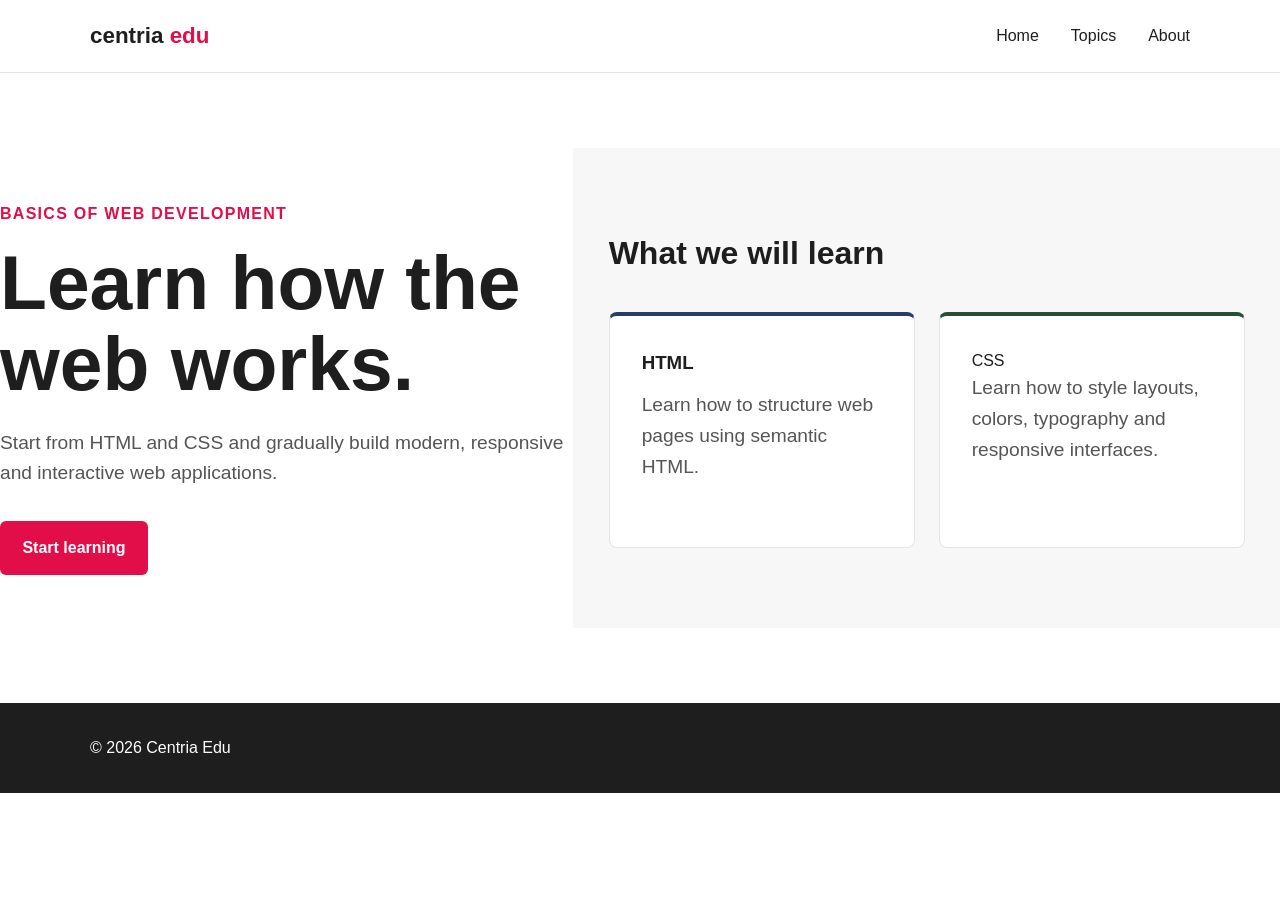
<file: a1/index.html>
<!--
    Centria Edu - Basics of Web Development

    Original author: Malloy Nyakwama
    Modified by: Student Name
    Last modified: 2026-09-21

    Based on the original course template.
-->
<!DOCTYPE html> 
<html lang = "en">
<head>
    <meta charset="UTF-8">
    <meta name="viewport" content="width=device-width, initial-scale=1.0">
    <meta name="author" content="Malloy Nyakwama">
    <link rel="icon" href="favicon.ico">
    <title>Centria Edu | Basics of Web Development</title>
    <link rel="stylesheet" href="style.css">
    </head>

<body>

    <header>
        <div class="container">
            <nav>
                <div class="logo">
                    centria <span>edu</span>
                </div>

                <ul>
                    <li><a href="#">Home</a></li>
                    <li><a href="#topics">Topics</a></li>
                    <li><a href="#">About</a></li>
                </ul>
            </nav>
        </div>
    </header>

    <main>

        <section class="hero">
            <div class="container">
                <div class="hero-content">

                    <span class="label">Basics of Web Development</span>

                    <h1>
                        Learn how the web works.
                    </h1>

                    <p>
                        Start from HTML and CSS and gradually build modern,
                        responsive and interactive web applications.
                    </p>

                    <a href="#topics" class="button">
                        Start learning
                    </a>

                </div>
            </div>
        <section>

        <section class="topics" id="topics">
            <div class="container">

                <h2>What we will learn</h2>

                <div class="cards">

                    <article class="card">
                        <h3>HTML</h3>
                        <p>
                            Learn how to structure web pages using semantic HTML.
                        </p>
                    </article>

                    <article class="card">
                        CSS</h3>
                        <p>
                            Learn how to style layouts, colors, typography and
                            responsive interfaces.
                        </p>
                    </article>

                </div>
            </div>
        </section>

    </main>

    <footer>
        <div class="container">
            <p>&copy; 2026 Centria Edu</p>
        </div>
    </footer>
</body>
</html>
</file>
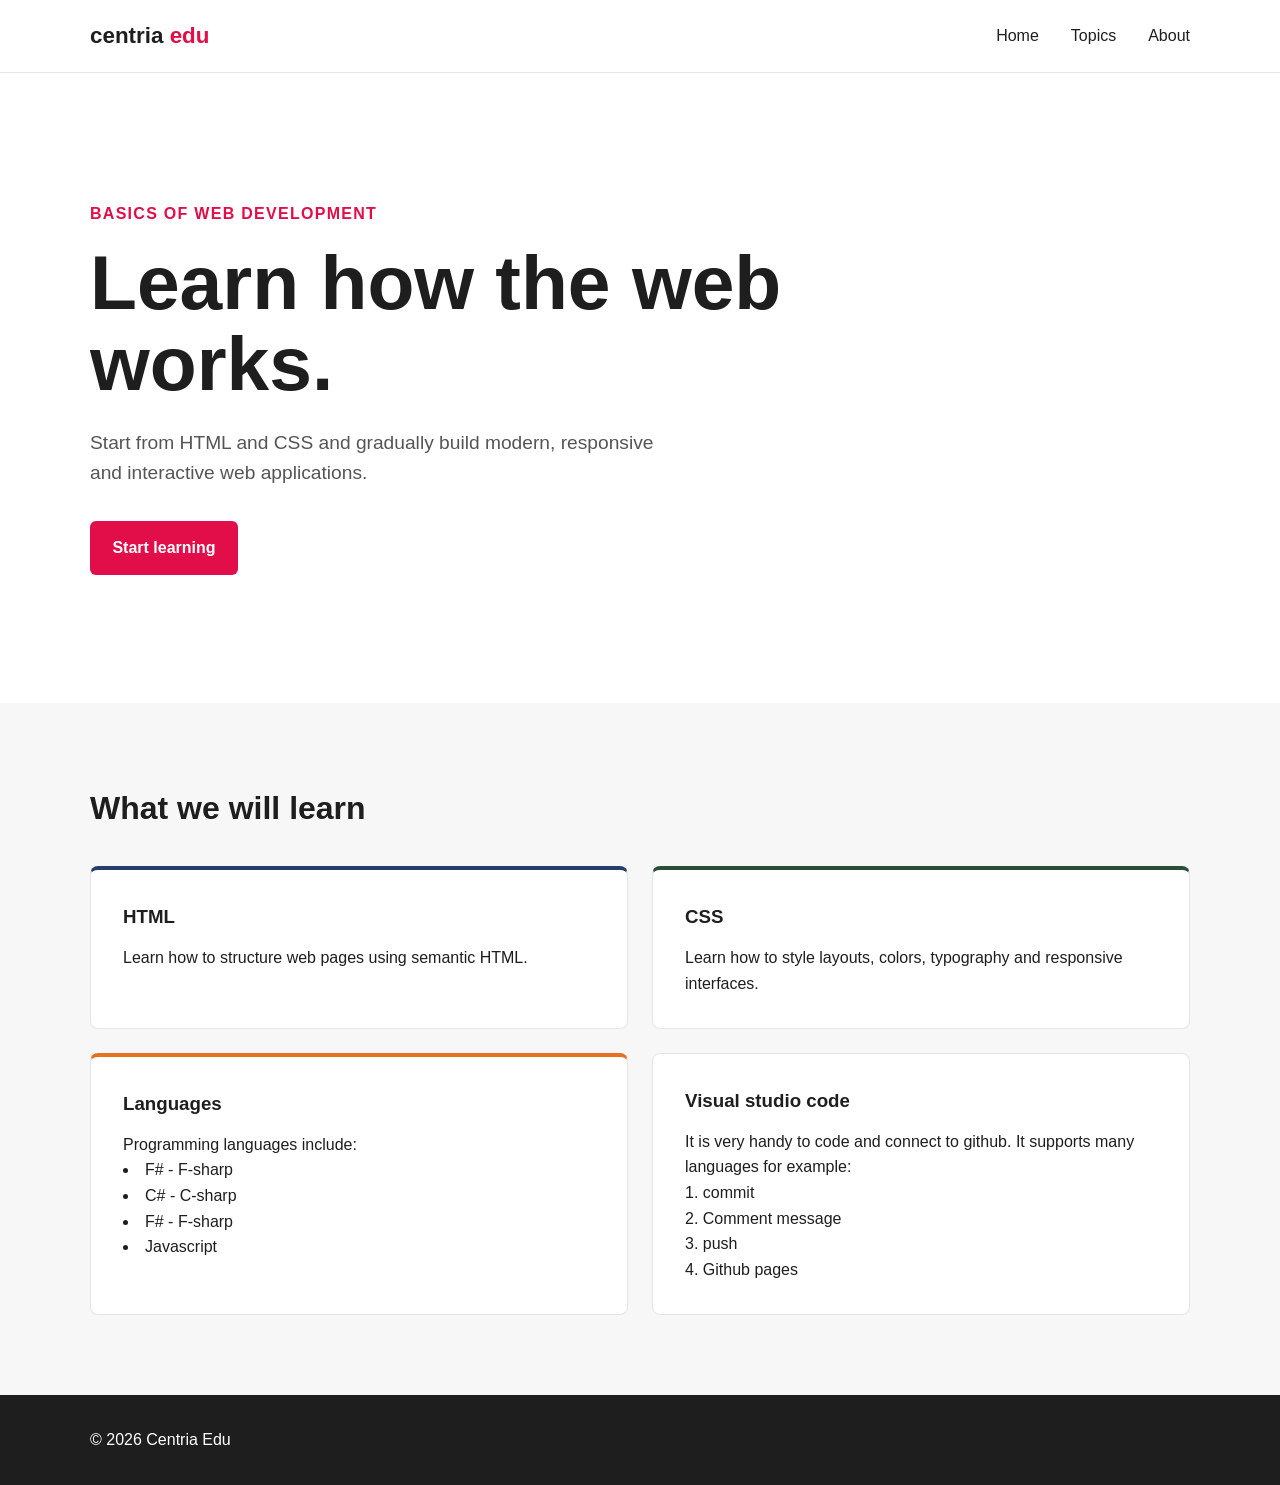
<file: s3/index.html>
<!--
    Centria Edu - Basics of Web Development

    Original author: Ville Heikkiniemi
    Modified by: Student Name
    Last modified: 2026-08-21

    Based on the original course template.
-->

<!DOCTYPE html>
<html lang="en">
<head>
    <meta charset="UTF-8">
    <meta name="viewport" content="width=device-width, initial-scale=1.0">
    <meta name="author" content="Ville Heikkiniemi">
    <link rel="icon" href="favicon.ico">
    <link rel="stylesheet" href="style.css">
    <title>Centria Edu | Basics of Web Development</title>

</head>

<body>

    <header>
        <div class="container">
            <nav>
                <div class="logo">
                    centria <span>edu</span>
                </div>

                <ul>
                    <li><a href="#">Home</a></li>
                    <li><a href="#topics">Topics</a></li>
                    <li><a href="#">About</a></li>
                </ul>
            </nav>
        </div>
    </header>

    <main>

        <section class="hero">
            <div class="container">
                <div class="hero-content">

                    <span class="label">Basics of Web Development</span>

                    <h1>
                        Learn how the web works.
                    </h1>

                    <p>
                        Start from HTML and CSS and gradually build modern,
                        responsive and interactive web applications.
                    </p>

                    <a href="#topics" class="button">
                        Start learning
                    </a>

                </div>
            </div>
        </section>

        <section class="topics" id="topics">
            <div class="container">

                <h2>What we will learn</h2>

                <div class="cards">

                    <article class="card">
                        <h3>HTML</h3>
                        <p>
                            Learn how to structure web pages using semantic HTML.
                        </p>
                    </article>
                    <article class="card">
                        <h3>CSS</h3>
                        <p>
                            Learn how to style layouts, colors, typography and
                            responsive interfaces.
                        </p>
                    </article>

                    <article class="card">
                        <h3>Languages</h3>
                        <p>
                             Programming languages include:
                        </p>
                        <ul>
                                <li>F# - F-sharp    </li>   
                                <li>C# - C-sharp    </li>
                                <li>F# - F-sharp    </li>
                                <li>Javascript      </li>
                        </ul>
                    </article>

                    <article class="card">
                        <h3>Visual studio code</h3>
                        <p>
                            It is very handy to code and connect to github. 
                            It supports many languages for example:
                            <ol>
                                <li>commit    </li>   
                                <li>Comment message  </li>
                                <li> push    </li>
                                <li>Github pages</li>
                            </ol>
                        </p>
                    </article>



                </div>
            </div>
        </section>

    </main>

    <footer>
        <div class="container">
            <p>&copy; 2026 Centria Edu</p>
        </div>
    </footer>

</body>
</html>
</file>
<file: a1/style.css>
:root {
            --primary: #e10e49;
            --light: #ffffff;
            --dark: #1e1e1e;
            --blue: #263f6a;
            --green: #284e36;
            --orange: #e37222;
            --rose: #c24d52;
        }

        * {
            box-sizing: border-box;
            margin: 0;
            padding: 0;
        }

        body {
            font-family: Arial, Helvetica, sans-serif;
            background-color: var(--light);
            color: var(--dark);
            line-height: 1.6;
        }

        header {
            border-bottom: 1px solid #e5e5e5;
        }

        .container {
            width: min(1100px, 90%);
            margin: 0 auto;
        }

        nav {
            min-height: 72px;
            display: flex;
            justify-content: space-between;
            align-items: center;
        }

        .logo {
            font-size: 1.4rem;
            font-weight: bold;
            color: var(--dark);
        }

        .logo span {
            color: var(--primary);
        }

        nav ul {
            display: flex;
            gap: 2rem;
            list-style: none;
        }

        nav a {
            color: var(--dark);
            text-decoration: none;
        }

        nav a:hover {
            color: var(--primary);
        }

        .hero {
            min-height: 70vh;
            display: flex;
            align-items: center;
        }

        .hero-content {
            max-width: 700px;
        }

        .label {
            display: inline-block;
            margin-bottom: 1rem;
            color: var(--primary);
            font-weight: bold;
            text-transform: uppercase;
            letter-spacing: 0.08rem;
        }

        h1 {
            margin-bottom: 1.5rem;
            font-size: clamp(2.5rem, 6vw, 5rem);
            line-height: 1.05;
        }

        .hero p {
            max-width: 600px;
            margin-bottom: 2rem;
            font-size: 1.2rem;
            color: #555;
        }

        .button {
            display: inline-block;
            padding: 0.9rem 1.4rem;
            background-color: var(--primary);
            color: var(--light);
            text-decoration: none;
            border-radius: 6px;
            font-weight: bold;
        }

        .button:hover {
            background-color: var(--rose);
        }

        .topics {
            padding: 5rem 0;
            background-color: #f7f7f7;
        }

        .topics h2 {
            margin-bottom: 2rem;
            font-size: 2rem;
        }

        .cards {
            display: grid;
            grid-template-columns: repeat(2, 1fr);
            gap: 1.5rem;
        }

        .card {
            padding: 2rem;
            background-color: var(--light);
            border: 1px solid #e5e5e5;
            border-radius: 8px;
        }

        .card h3 {
            margin-bottom: 0.8rem;
        }

        .card:nth-child(1) {
            border-top: 4px solid var(--blue);
        }

        .card:nth-child(2) {
            border-top: 4px solid var(--green);
        }

        .card:nth-child(3) {
            border-top: 4px solid var(--orange);
        }

        footer {
            padding: 2rem 0;
            background-color: var(--dark);
            color: var(--light);
        }

        @media (max-width: 700px) {
            nav ul {
                display: none;
            }

            .cards {
                grid-template-columns: 1fr;
            }

            .hero {
                min-height: 60vh;
            }
        }
</file>
<file: s3/style.css>
:root {
            --primary: #e10e49;
            --light: #ffffff;
            --dark: #1e1e1e;
            --blue: #263f6a;
            --green: #284e36;
            --orange: #e37222;
            --rose: #c24d52;
        }

        * {
            box-sizing: border-box;
            margin: 0;
            padding: 0;
        }

        body {
            font-family: Arial, Helvetica, sans-serif;
            background-color: var(--light);
            color: var(--dark);
            line-height: 1.6;
        }

        header {
            border-bottom: 1px solid #e5e5e5;
        }

        .container {
            width: min(1100px, 90%);
            margin: 0 auto;
        }

        nav {
            min-height: 72px;
            display: flex;
            justify-content: space-between;
            align-items: center;
        }

        .logo {
            font-size: 1.4rem;
            font-weight: bold;
            color: var(--dark);
        }

        .logo span {
            color: var(--primary);
        }

        nav ul {
            display: flex;
            gap: 2rem;
            list-style: none;
        }

        nav a {
            color: var(--dark);
            text-decoration: none;
        }

        nav a:hover {
            color: var(--primary);
        }

        .hero {
            min-height: 70vh;
            display: flex;
            align-items: center;
        }

        .hero-content {
            max-width: 700px;
        }

        .label {
            display: inline-block;
            margin-bottom: 1rem;
            color: var(--primary);
            font-weight: bold;
            text-transform: uppercase;
            letter-spacing: 0.08rem;
        }

        h1 {
            margin-bottom: 1.5rem;
            font-size: clamp(2.5rem, 6vw, 5rem);
            line-height: 1.05;
        }

        .hero p {
            max-width: 600px;
            margin-bottom: 2rem;
            font-size: 1.2rem;
            color: #555;
        }

        .button {
            display: inline-block;
            padding: 0.9rem 1.4rem;
            background-color: var(--primary);
            color: var(--light);
            text-decoration: none;
            border-radius: 6px;
            font-weight: bold;
        }

        .button:hover {
            background-color: var(--rose);
        }

        .topics {
            padding: 5rem 0;
            background-color: #f7f7f7;
        }

        .topics h2 {
            margin-bottom: 2rem;
            font-size: 2rem;
        }

        .cards {
            display: grid;
            grid-template-columns: repeat(2, 1fr);
            gap: 1.5rem;
        }

        .card {
            padding: 2rem;
            background-color: var(--light);
            border: 1px solid #e5e5e5;
            border-radius: 8px;
        }

        ol{
            list-style-position: inside;
        }
        ul{
            list-style-position: inside;
        }
        .card h3 {
            margin-bottom: 0.8rem;
        }

        .card:nth-child(1) {
            border-top: 4px solid var(--blue);
        }

        .card:nth-child(2) {
            border-top: 4px solid var(--green);
        }

        .card:nth-child(3) {
            border-top: 4px solid var(--orange);
        }

        footer {
            padding: 2rem 0;
            background-color: var(--dark);
            color: var(--light);
        }

        @media (max-width: 700px) {
            nav ul {
                display: none;
            }

            .cards {
                grid-template-columns: 1fr;
            }

            .hero {
                min-height: 60vh;
            }
        }
</file>
